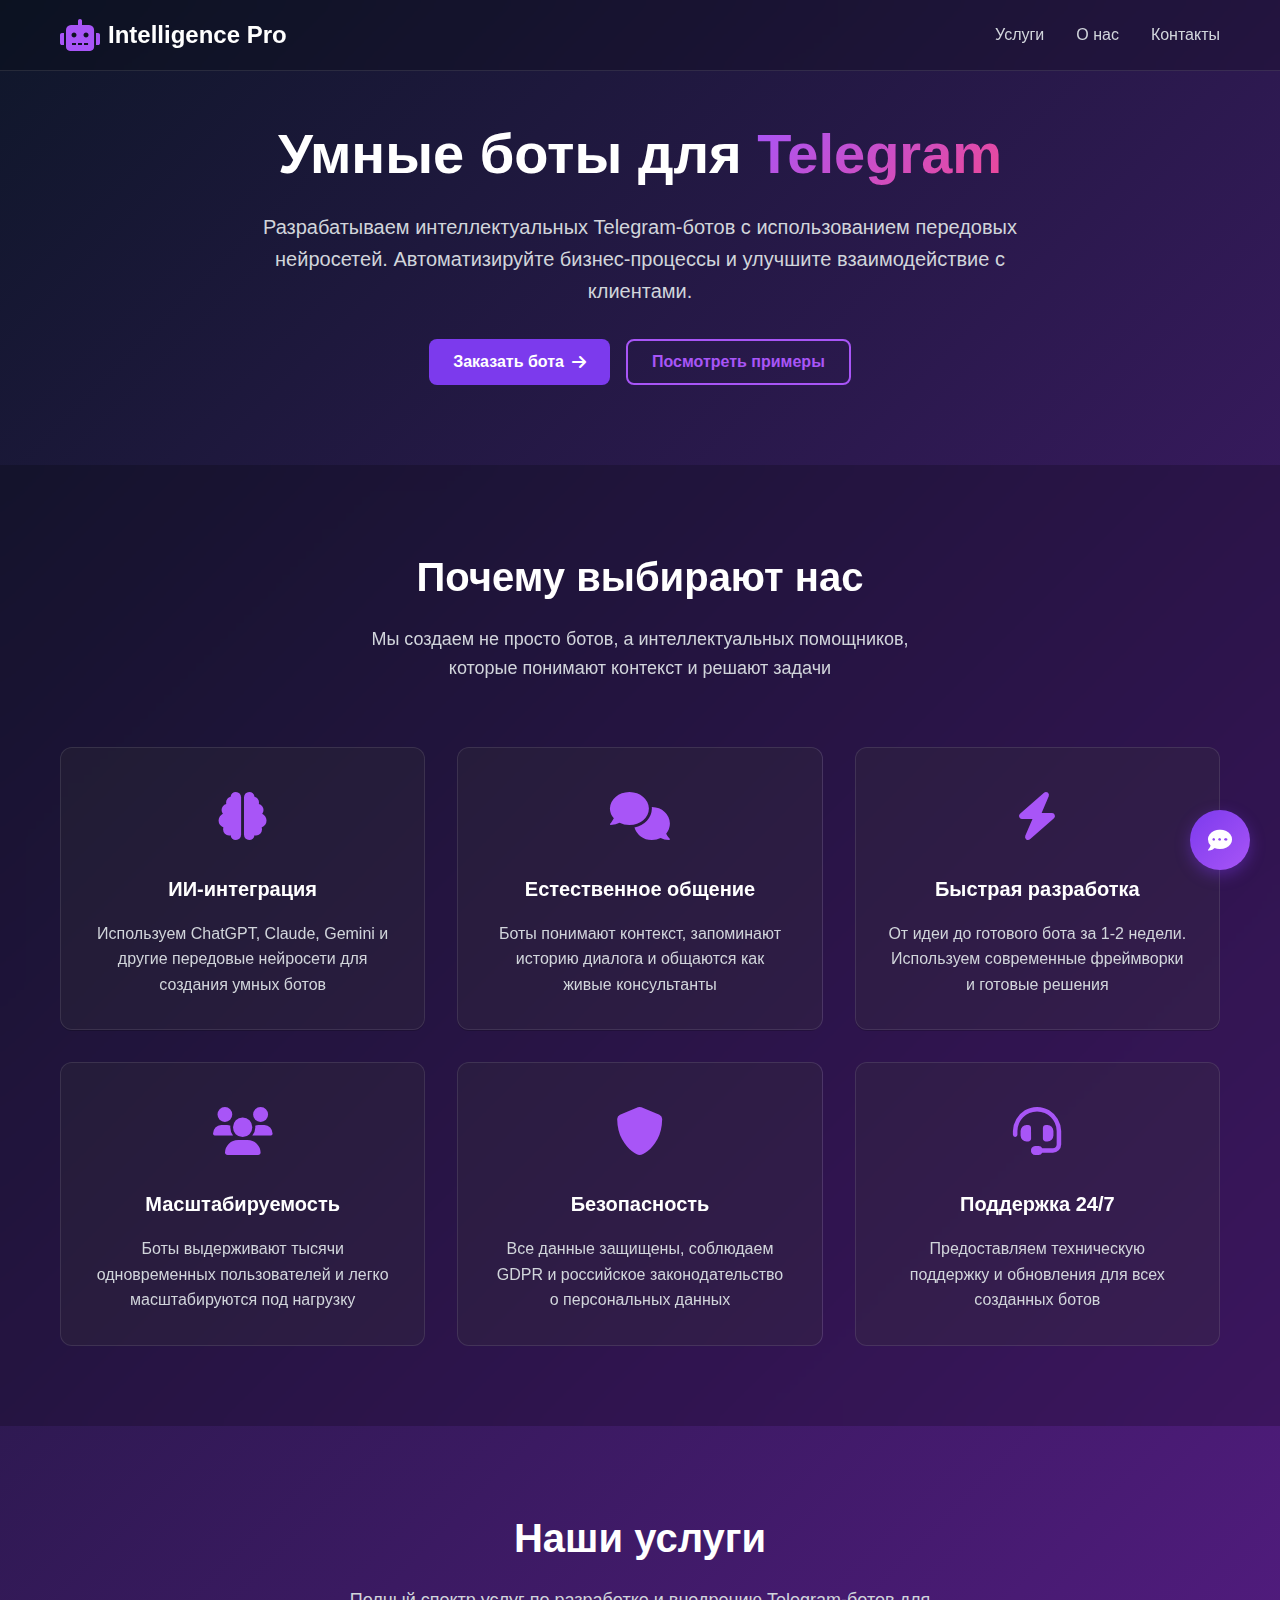
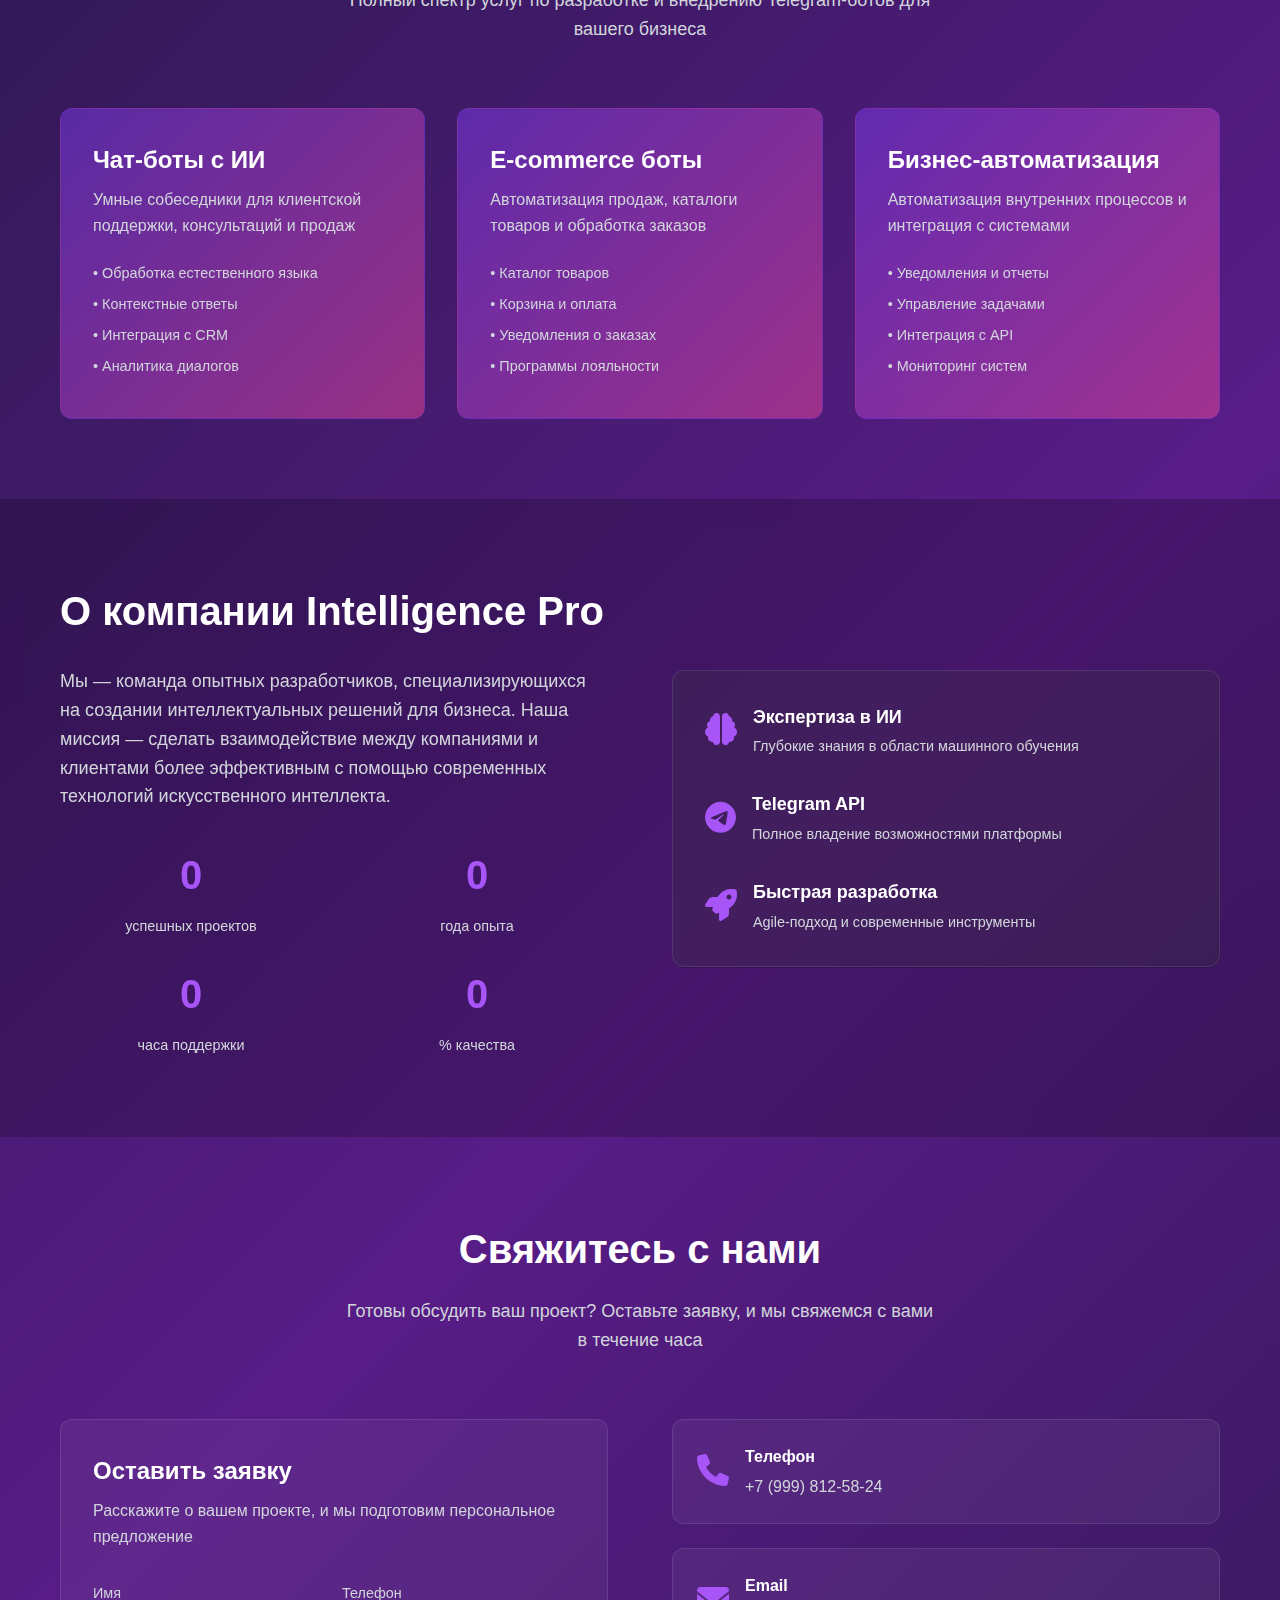
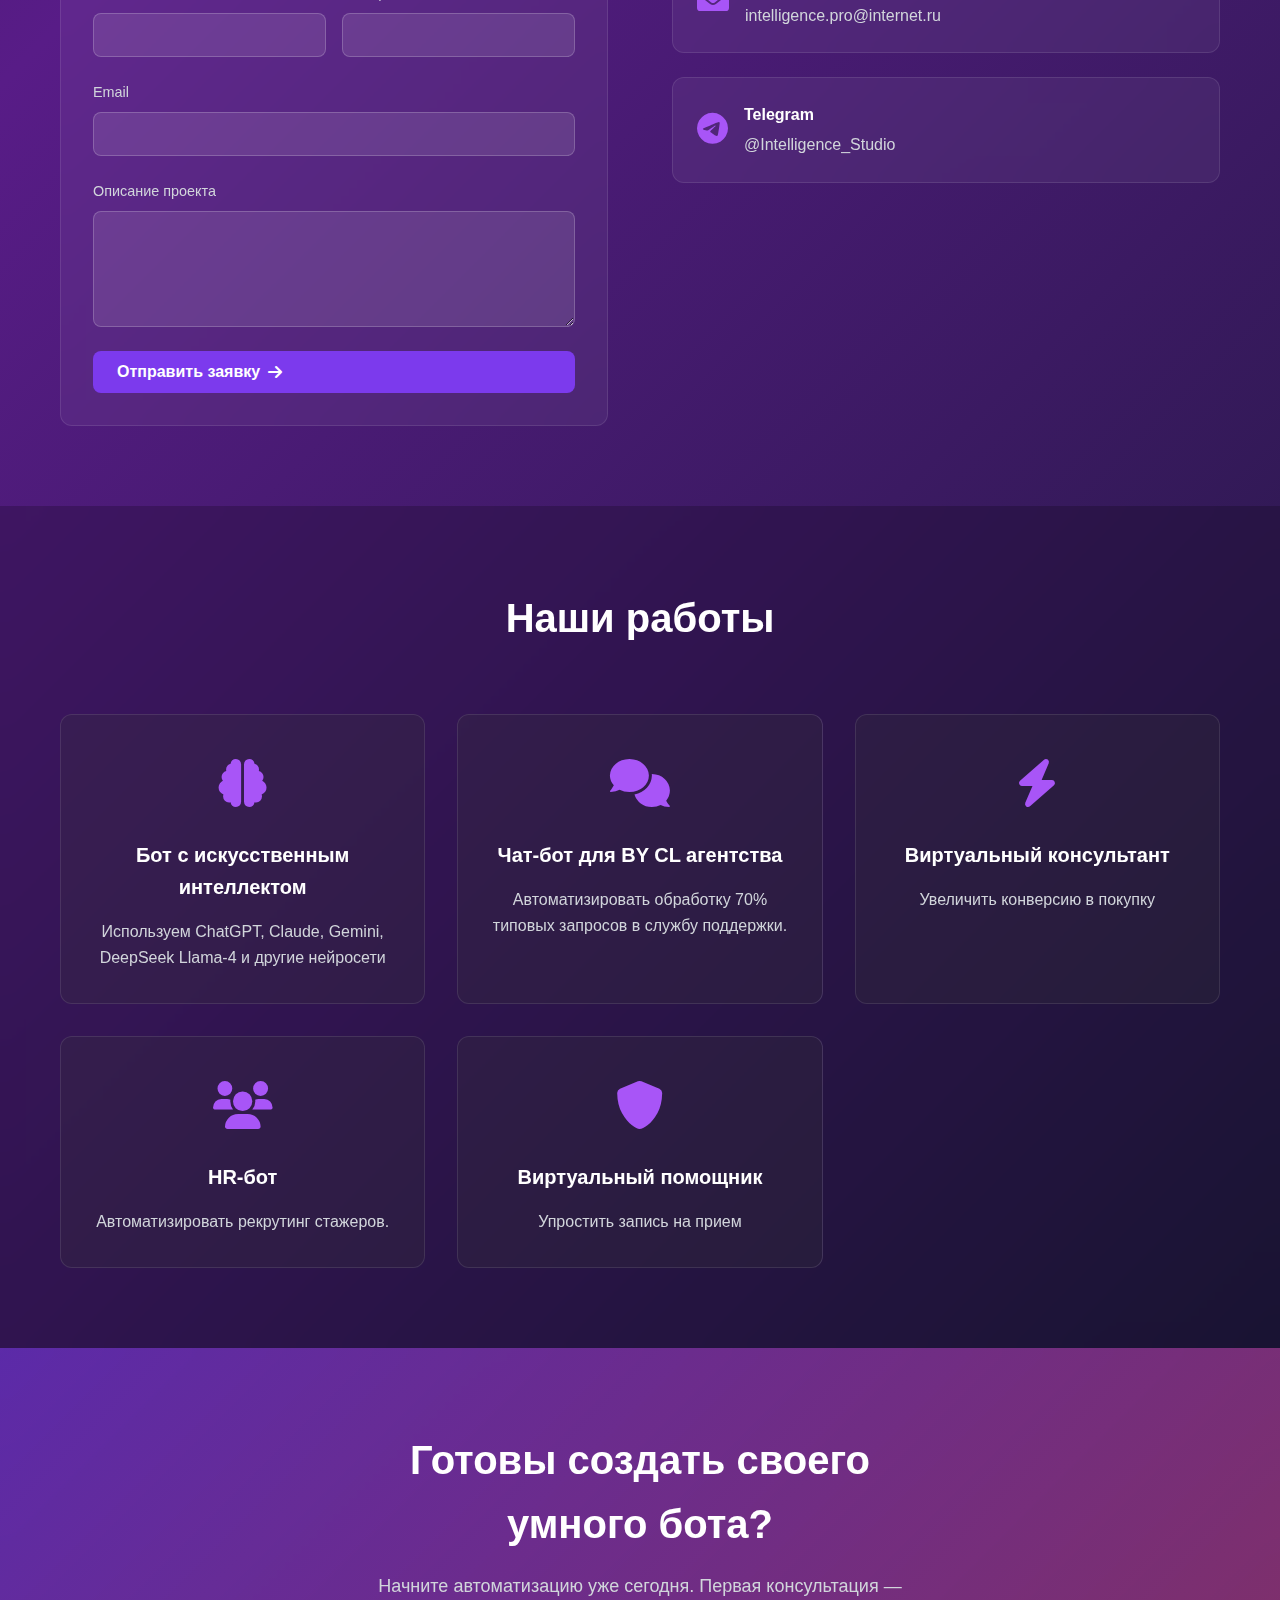
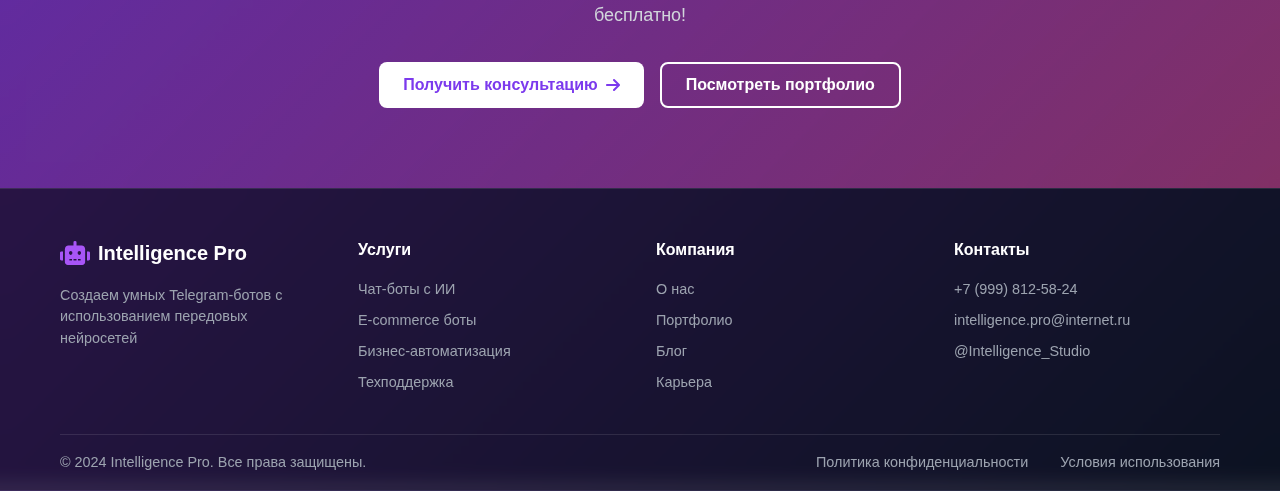
<file: index.html>
<!DOCTYPE html>
<html lang="ru">
<head>
    <meta charset="UTF-8">
    <meta name="viewport" content="width=device-width, initial-scale=1.0">
    <title>Intelligence Pro - Разработка Telegram-ботов с ИИ</title>
    <link href="https://cdnjs.cloudflare.com/ajax/libs/font-awesome/6.0.0/css/all.min.css" rel="stylesheet">
    <style>
        /* Reset and Base Styles */
        * {
            margin: 0;
            padding: 0;
            box-sizing: border-box;
        }

        body {
            font-family: "Segoe UI", Tahoma, Geneva, Verdana, sans-serif;
            line-height: 1.6;
            color: #ffffff;
            background: linear-gradient(135deg, #0f172a 0%, #581c87 50%, #0f172a 100%);
            min-height: 100vh;
        }

        .container {
            max-width: 1200px;
            margin: 0 auto;
            padding: 0 20px;
        }

        /* Header */
        .header {
            position: fixed;
            top: 0;
            width: 100%;
            background: rgba(0, 0, 0, 0.2);
            backdrop-filter: blur(10px);
            border-bottom: 1px solid rgba(255, 255, 255, 0.1);
            z-index: 1000;
            transition: all 0.3s ease;
        }

        .nav {
            display: flex;
            justify-content: space-between;
            align-items: center;
            padding: 1rem 0;
        }

        .logo {
            display: flex;
            align-items: center;
            gap: 0.5rem;
            font-size: 1.5rem;
            font-weight: bold;
            color: #ffffff;
        }

        .logo i {
            color: #a855f7;
            font-size: 2rem;
        }

        .nav-menu {
            display: flex;
            gap: 2rem;
        }

        .nav-link {
            color: #d1d5db;
            text-decoration: none;
            font-weight: 500;
            transition: color 0.3s ease;
        }

        .nav-link:hover {
            color: #ffffff;
        }

        .hamburger {
            display: none;
            flex-direction: column;
            cursor: pointer;
        }

        .hamburger span {
            width: 25px;
            height: 3px;
            background: #ffffff;
            margin: 3px 0;
            transition: 0.3s;
        }

        /* Hero Section */
        .hero {
            padding: 120px 0 80px;
            text-align: center;
        }

        .hero-content {
            max-width: 800px;
            margin: 0 auto;
        }

        .hero-title {
            font-size: 3.5rem;
            font-weight: bold;
            margin-bottom: 1.5rem;
            line-height: 1.2;
        }

        .gradient-text {
            background: linear-gradient(135deg, #a855f7, #ec4899);
            -webkit-background-clip: text;
            -webkit-text-fill-color: transparent;
            background-clip: text;
        }

        .hero-description {
            font-size: 1.25rem;
            color: #d1d5db;
            margin-bottom: 2rem;
            line-height: 1.6;
        }

        .hero-buttons {
            display: flex;
            gap: 1rem;
            justify-content: center;
            flex-wrap: wrap;
        }

        /* Buttons */
        .btn {
            padding: 12px 24px;
            border: none;
            border-radius: 8px;
            font-size: 1rem;
            font-weight: 600;
            cursor: pointer;
            transition: all 0.3s ease;
            display: inline-flex;
            align-items: center;
            gap: 0.5rem;
            text-decoration: none;
        }

        .btn-primary {
            background: #7c3aed;
            color: white;
        }

        .btn-primary:hover {
            background: #6d28d9;
            transform: translateY(-2px);
        }

        .btn-secondary {
            background: transparent;
            color: #a855f7;
            border: 2px solid #a855f7;
        }

        .btn-secondary:hover {
            background: #a855f7;
            color: white;
        }

        .btn-light {
            background: white;
            color: #7c3aed;
        }

        .btn-light:hover {
            background: #f3f4f6;
        }

        .btn-outline-light {
            background: transparent;
            color: white;
            border: 2px solid white;
        }

        .btn-outline-light:hover {
            background: white;
            color: #7c3aed;
        }

        /* Sections */
        .section-header {
            text-align: center;
            margin-bottom: 4rem;
        }

        .section-header h2 {
            font-size: 2.5rem;
            font-weight: bold;
            margin-bottom: 1rem;
        }

        .section-header p {
            font-size: 1.125rem;
            color: #d1d5db;
            max-width: 600px;
            margin: 0 auto;
        }

        /* Features Section */
        .features {
            padding: 80px 0;
            background: rgba(0, 0, 0, 0.2);
            backdrop-filter: blur(10px);
        }

        .features-grid {
            display: grid;
            grid-template-columns: repeat(auto-fit, minmax(300px, 1fr));
            gap: 2rem;
        }

        .feature-card {
            background: rgba(255, 255, 255, 0.05);
            border: 1px solid rgba(255, 255, 255, 0.1);
            border-radius: 12px;
            padding: 2rem;
            text-align: center;
            backdrop-filter: blur(10px);
            transition: transform 0.3s ease;
        }

        .feature-card:hover {
            transform: translateY(-5px);
        }

        .feature-icon {
            font-size: 3rem;
            color: #a855f7;
            margin-bottom: 1rem;
        }

        .feature-card h3 {
            font-size: 1.25rem;
            font-weight: bold;
            margin-bottom: 1rem;
        }

        .feature-card p {
            color: #d1d5db;
            line-height: 1.6;
        }

        /* Services Section */
        .services {
            padding: 80px 0;
        }

        .services-grid {
            display: grid;
            grid-template-columns: repeat(auto-fit, minmax(350px, 1fr));
            gap: 2rem;
        }

        .service-card {
            background: linear-gradient(135deg, rgba(124, 58, 237, 0.5), rgba(236, 72, 153, 0.5));
            border: 1px solid rgba(124, 58, 237, 0.2);
            border-radius: 12px;
            padding: 2rem;
            backdrop-filter: blur(10px);
        }

        .service-header h3 {
            font-size: 1.5rem;
            font-weight: bold;
            margin-bottom: 0.5rem;
        }

        .service-header p {
            color: #d1d5db;
            margin-bottom: 1.5rem;
        }

        .service-features {
            list-style: none;
        }

        .service-features li {
            color: #d1d5db;
            margin-bottom: 0.5rem;
            font-size: 0.9rem;
        }

        /* About Section */
        .about {
            padding: 80px 0;
            background: rgba(0, 0, 0, 0.2);
            backdrop-filter: blur(10px);
        }

        .about-content {
            display: grid;
            grid-template-columns: 1fr 1fr;
            gap: 4rem;
            align-items: center;
        }

        .about-text h2 {
            font-size: 2.5rem;
            font-weight: bold;
            margin-bottom: 1.5rem;
        }

        .about-text p {
            color: #d1d5db;
            font-size: 1.125rem;
            line-height: 1.6;
            margin-bottom: 2rem;
        }

        .stats-grid {
            display: grid;
            grid-template-columns: repeat(2, 1fr);
            gap: 1.5rem;
        }

        .stat-item {
            text-align: center;
        }

        .stat-number {
            font-size: 2.5rem;
            font-weight: bold;
            color: #a855f7;
            margin-bottom: 0.5rem;
        }

        .stat-label {
            color: #d1d5db;
            font-size: 0.9rem;
        }

        .about-features {
            background: rgba(255, 255, 255, 0.05);
            border: 1px solid rgba(255, 255, 255, 0.1);
            border-radius: 12px;
            padding: 2rem;
            backdrop-filter: blur(10px);
        }

        .about-feature {
            display: flex;
            align-items: center;
            gap: 1rem;
            margin-bottom: 2rem;
        }

        .about-feature:last-child {
            margin-bottom: 0;
        }

        .about-feature .feature-icon {
            font-size: 2rem;
            color: #a855f7;
            margin-bottom: 0;
        }

        .feature-content h4 {
            font-size: 1.125rem;
            font-weight: bold;
            margin-bottom: 0.25rem;
        }

        .feature-content p {
            color: #d1d5db;
            font-size: 0.9rem;
            margin: 0;
        }

        /* Contact Section */
        .contact {
            padding: 80px 0;
        }

        .contact-content {
            display: grid;
            grid-template-columns: 1fr 1fr;
            gap: 4rem;
        }

        .contact-form-container {
            background: rgba(255, 255, 255, 0.05);
            border: 1px solid rgba(255, 255, 255, 0.1);
            border-radius: 12px;
            padding: 2rem;
            backdrop-filter: blur(10px);
        }

        .contact-form-container h3 {
            font-size: 1.5rem;
            font-weight: bold;
            margin-bottom: 0.5rem;
        }

        .contact-form-container p {
            color: #d1d5db;
            margin-bottom: 2rem;
        }

        .contact-form {
            display: flex;
            flex-direction: column;
            gap: 1.5rem;
        }

        .form-row {
            display: grid;
            grid-template-columns: 1fr 1fr;
            gap: 1rem;
        }

        .form-group {
            display: flex;
            flex-direction: column;
            gap: 0.5rem;
        }

        .form-group label {
            color: #d1d5db;
            font-weight: 500;
            font-size: 0.9rem;
        }

        .form-group input,
        .form-group textarea {
            background: rgba(255, 255, 255, 0.1);
            border: 1px solid rgba(255, 255, 255, 0.2);
            border-radius: 8px;
            padding: 12px;
            color: white;
            font-size: 1rem;
        }

        .form-group input::placeholder,
        .form-group textarea::placeholder {
            color: #9ca3af;
        }

        .form-group input:focus,
        .form-group textarea:focus {
            outline: none;
            border-color: #a855f7;
        }

        .contact-info {
            display: flex;
            flex-direction: column;
            gap: 1.5rem;
        }

        .contact-item {
            background: rgba(255, 255, 255, 0.05);
            border: 1px solid rgba(255, 255, 255, 0.1);
            border-radius: 12px;
            padding: 1.5rem;
            display: flex;
            align-items: center;
            gap: 1rem;
            backdrop-filter: blur(10px);
        }

        .contact-icon {
            font-size: 2rem;
            color: #a855f7;
        }

        .contact-details h4 {
            font-weight: bold;
            margin-bottom: 0.25rem;
        }

        .contact-details p {
            color: #d1d5db;
            margin: 0;
        }

        /* CTA Section */
        .cta {
            padding: 80px 0;
            background: linear-gradient(135deg, rgba(124, 58, 237, 0.5), rgba(236, 72, 153, 0.5));
            backdrop-filter: blur(10px);
            text-align: center;
        }

        .cta-content {
            max-width: 600px;
            margin: 0 auto;
        }

        .cta h2 {
            font-size: 2.5rem;
            font-weight: bold;
            margin-bottom: 1rem;
        }

        .cta p {
            font-size: 1.125rem;
            color: #d1d5db;
            margin-bottom: 2rem;
        }

        .cta-buttons {
            display: flex;
            gap: 1rem;
            justify-content: center;
            flex-wrap: wrap;
        }

        /* Footer */
        .footer {
            background: rgba(0, 0, 0, 0.2);
            backdrop-filter: blur(10px);
            border-top: 1px solid rgba(255, 255, 255, 0.1);
            padding: 3rem 0 1rem;
        }

        .footer-content {
            display: grid;
            grid-template-columns: repeat(auto-fit, minmax(250px, 1fr));
            gap: 2rem;
            margin-bottom: 2rem;
        }

        .footer-section h4 {
            font-weight: bold;
            margin-bottom: 1rem;
        }

        .footer-section ul {
            list-style: none;
        }

        .footer-section ul li {
            color: #9ca3af;
            margin-bottom: 0.5rem;
            font-size: 0.9rem;
        }

        .footer-logo {
            display: flex;
            align-items: center;
            gap: 0.5rem;
            font-size: 1.25rem;
            font-weight: bold;
            margin-bottom: 1rem;
        }

        .footer-logo i {
            color: #a855f7;
            font-size: 1.5rem;
        }

        .footer-section p {
            color: #9ca3af;
            font-size: 0.9rem;
            line-height: 1.5;
        }

        .footer-bottom {
            border-top: 1px solid rgba(255, 255, 255, 0.1);
            padding-top: 1rem;
            display: flex;
            justify-content: space-between;
            align-items: center;
            flex-wrap: wrap;
            gap: 1rem;
        }

        .footer-bottom p {
            color: #9ca3af;
            font-size: 0.9rem;
            margin: 0;
        }

        .footer-links {
            display: flex;
            gap: 2rem;
        }

        .footer-links a {
            color: #9ca3af;
            text-decoration: none;
            font-size: 0.9rem;
            transition: color 0.3s ease;
        }

        .footer-links a:hover {
            color: #ffffff;
        }

        /* Modal */
        .modal {
            display: none;
            position: fixed;
            z-index: 2000;
            left: 0;
            top: 0;
            width: 100%;
            height: 100%;
            background-color: rgba(0, 0, 0, 0.5);
            backdrop-filter: blur(5px);
        }

        .modal-content {
            background: linear-gradient(135deg, #1e293b, #581c87);
            margin: 15% auto;
            padding: 2rem;
            border-radius: 12px;
            width: 90%;
            max-width: 500px;
            text-align: center;
            border: 1px solid rgba(255, 255, 255, 0.1);
        }

        .modal-header {
            margin-bottom: 1.5rem;
        }

        .modal-header i {
            font-size: 3rem;
            color: #10b981;
            margin-bottom: 1rem;
        }

        .modal-header h3 {
            font-size: 1.5rem;
            font-weight: bold;
            margin-bottom: 0;
        }

        .modal-content p {
            color: #d1d5db;
            margin-bottom: 2rem;
            line-height: 1.6;
        }

        /* Loading Overlay */
        .loading-overlay {
            display: none;
            position: fixed;
            z-index: 2000;
            left: 0;
            top: 0;
            width: 100%;
            height: 100%;
            background-color: rgba(0, 0, 0, 0.8);
            backdrop-filter: blur(5px);
            justify-content: center;
            align-items: center;
            flex-direction: column;
        }

        .loading-spinner {
            border: 4px solid rgba(255, 255, 255, 0.3);
            border-radius: 50%;
            border-top: 4px solid #a855f7;
            width: 50px;
            height: 50px;
            animation: spin 1s linear infinite;
            margin-bottom: 1rem;
        }

        @keyframes spin {
            0% {
                transform: rotate(0deg);
            }
            100% {
                transform: rotate(360deg);
            }
        }

        .loading-overlay p {
            color: #ffffff;
            font-size: 1.125rem;
        }

        /* Animations */
        @keyframes fadeInUp {
            from {
                opacity: 0;
                transform: translateY(30px);
            }
            to {
                opacity: 1;
                transform: translateY(0);
            }
        }

        .fade-in-up {
            animation: fadeInUp 0.6s ease-out;
        }

        /* Responsive Design */
        @media (max-width: 768px) {
            .hamburger {
                display: flex;
            }

            .nav-menu {
                display: none;
                position: absolute;
                top: 100%;
                left: 0;
                width: 100%;
                background: rgba(0, 0, 0, 0.9);
                flex-direction: column;
                padding: 1rem;
                gap: 1rem;
            }

            .nav-menu.active {
                display: flex;
            }

            .hero-title {
                font-size: 2.5rem;
            }

            .hero-buttons {
                flex-direction: column;
                align-items: center;
            }

            .features-grid {
                grid-template-columns: 1fr;
            }

            .services-grid {
                grid-template-columns: 1fr;
            }

            .about-content {
                grid-template-columns: 1fr;
                gap: 2rem;
            }

            .contact-content {
                grid-template-columns: 1fr;
                gap: 2rem;
            }

            .form-row {
                grid-template-columns: 1fr;
            }

            .stats-grid {
                grid-template-columns: repeat(2, 1fr);
                gap: 1rem;
            }

            .cta-buttons {
                flex-direction: column;
                align-items: center;
            }

            .footer-bottom {
                flex-direction: column;
                text-align: center;
            }

            .footer-links {
                justify-content: center;
            }
        }

        @media (max-width: 480px) {
            .hero-title {
                font-size: 2rem;
            }

            .section-header h2 {
                font-size: 2rem;
            }

            .about-text h2 {
                font-size: 2rem;
            }

            .cta h2 {
                font-size: 2rem;
            }

            .stats-grid {
                grid-template-columns: 1fr;
            }
        }

        /* Chat Widget Styles */
        .chat-widget {
            position: fixed;
            bottom: 30px;
            right: 30px;
            z-index: 999;
        }

        .chat-button {
            width: 60px;
            height: 60px;
            background: linear-gradient(135deg, #7c3aed, #a855f7);
            border-radius: 50%;
            display: flex;
            align-items: center;
            justify-content: center;
            color: white;
            font-size: 24px;
            cursor: pointer;
            box-shadow: 0 5px 15px rgba(124, 58, 237, 0.4);
            transition: all 0.3s ease;
        }

        .chat-button:hover {
            transform: scale(1.1);
        }

        .chat-container {
            display: none;
            width: 350px;
            height: 500px;
            background: #1e293b;
            border-radius: 12px;
            overflow: hidden;
            box-shadow: 0 10px 25px rgba(0, 0, 0, 0.3);
            flex-direction: column;
            position: absolute;
            bottom: 80px;
            right: 0;
            border: 1px solid rgba(255, 255, 255, 0.1);
        }

        .chat-container.active {
            display: flex;
            animation: fadeInUp 0.3s ease-out;
        }

        .chat-header {
            padding: 15px 20px;
            background: #0f172a;
            color: white;
            display: flex;
            justify-content: space-between;
            align-items: center;
            border-bottom: 1px solid #334155;
        }

        .chat-header h3 {
            margin: 0;
            font-size: 18px;
            display: flex;
            align-items: center;
            gap: 10px;
        }

        .chat-header h3 i {
            color: #a855f7;
        }

        .close-chat {
            background: none;
            border: none;
            color: #d1d5db;
            font-size: 20px;
            cursor: pointer;
            transition: color 0.2s;
        }

        .close-chat:hover {
            color: white;
        }

        .chat-messages {
            flex: 1;
            padding: 20px;
            overflow-y: auto;
            display: flex;
            flex-direction: column;
            gap: 15px;
            background: rgba(15, 23, 42, 0.7);
        }

        .message {
            max-width: 80%;
            padding: 12px 16px;
            border-radius: 12px;
            line-height: 1.4;
            animation: fadeIn 0.3s ease;
            position: relative;
        }

        .bot-message {
            align-self: flex-start;
            background: #334155;
            color: white;
            border-bottom-left-radius: 4px;
        }

        .user-message {
            align-self: flex-end;
            background: linear-gradient(135deg, #7c3aed, #6d28d9);
            color: white;
            border-bottom-right-radius: 4px;
        }

        .chat-input-container {
            padding: 15px;
            background: #0f172a;
            border-top: 1px solid #334155;
            display: flex;
            gap: 10px;
        }

        .chat-input {
            flex: 1;
            padding: 12px 15px;
            background: #334155;
            border: 1px solid #475569;
            border-radius: 8px;
            color: white;
            font-size: 14px;
            outline: none;
            transition: border-color 0.2s;
        }

        .chat-input:focus {
            border-color: #7c3aed;
        }

        .send-button {
            padding: 0 20px;
            background: #7c3aed;
            color: white;
            border: none;
            border-radius: 8px;
            cursor: pointer;
            transition: background 0.2s;
            display: flex;
            align-items: center;
            justify-content: center;
        }

        .send-button:hover {
            background: #6d28d9;
        }

        .typing-indicator {
            display: inline-flex;
            align-items: center;
            gap: 5px;
            color: #94a3b8;
            font-style: italic;
        }

        .typing-dot {
            width: 8px;
            height: 8px;
            background: #94a3b8;
            border-radius: 50%;
            animation: typing 1.4s infinite ease-in-out;
        }

        .typing-dot:nth-child(1) { animation-delay: 0s; }
        .typing-dot:nth-child(2) { animation-delay: 0.2s; }
        .typing-dot:nth-child(3) { animation-delay: 0.4s; }

        @keyframes typing {
            0%, 60%, 100% { transform: translateY(0); }
            30% { transform: translateY(-5px); }
        }

        @keyframes fadeIn {
            from { opacity: 0; transform: translateY(10px); }
            to { opacity: 1; transform: translateY(0); }
        }

        /* Subscription for chat */
        .chat-subscription {
            padding: 20px;
            text-align: center;
            background: rgba(15, 23, 42, 0.9);
            border-radius: 12px;
            margin: 20px;
            border: 1px solid rgba(255, 255, 255, 0.1);
        }

        .chat-subscription h4 {
            margin-bottom: 10px;
            color: white;
        }

        .chat-subscription p {
            color: #d1d5db;
            margin-bottom: 15px;
            font-size: 14px;
        }

        .chat-subscription-buttons {
            display: flex;
            gap: 10px;
            justify-content: center;
        }

        .chat-subscription-btn {
            padding: 8px 16px;
            border-radius: 6px;
            font-size: 14px;
            font-weight: 500;
            cursor: pointer;
            transition: all 0.2s;
        }

        .chat-subscription-btn-primary {
            background: #7c3aed;
            color: white;
            border: none;
        }

        .chat-subscription-btn-primary:hover {
            background: #6d28d9;
        }

        .chat-subscription-btn-secondary {
            background: transparent;
            color: #a855f7;
            border: 1px solid #a855f7;
        }

        .chat-subscription-btn-secondary:hover {
            background: rgba(168, 85, 247, 0.1);
        }

        /* Responsive for chat */
        @media (max-width: 480px) {
            .chat-widget {
                bottom: 20px;
                right: 20px;
            }
            
            .chat-container {
                width: calc(100vw - 40px);
                height: 70vh;
                right: 20px;
            }
            
            .chat-button {
                width: 50px;
                height: 50px;
                font-size: 20px;
            }
        }
    </style>
</head>
<body>
    <!-- Header -->
    <header class="header">
        <div class="container">
            <div class="nav">
                <div class="logo">
                    <i class="fas fa-robot"></i>
                    <span>Intelligence Pro</span>
                </div>
                <nav class="nav-menu" id="navMenu">
                    <a href="#services" class="nav-link">Услуги</a>
                    <a href="#about" class="nav-link">О нас</a>
                    <a href="#contact" class="nav-link">Контакты</a>
                </nav>
                <div class="hamburger" id="hamburger">
                    <span></span>
                    <span></span>
                    <span></span>
                </div>
            </div>
        </div>
    </header>

    <main>
        <!-- Hero Section -->
        <section class="hero">
            <div class="container">
                <div class="hero-content">
                    <h1 class="hero-title">
                        Умные боты для <span class="gradient-text">Telegram</span>
                    </h1>
                    <p class="hero-description">
                        Разрабатываем интеллектуальных Telegram-ботов с использованием передовых нейросетей. 
                        Автоматизируйте бизнес-процессы и улучшите взаимодействие с клиентами.
                    </p>
                    <div class="hero-buttons">
                        <button class="btn btn-primary" onclick="scrollToContact()">
                            Заказать бота
                            <i class="fas fa-arrow-right"></i>
                        </button>
                        <button class="btn btn-secondary" onclick="showExamples()">
                            Посмотреть примеры
                        </button>
                    </div>
                </div>
            </div>
        </section>

        <!-- Features Section -->
        <section class="features">
            <div class="container">
                <div class="section-header">
                    <h2>Почему выбирают нас</h2>
                    <p>Мы создаем не просто ботов, а интеллектуальных помощников, которые понимают контекст и решают задачи</p>
                </div>
                <div class="features-grid">
                    <div class="feature-card" data-aos="fade-up">
                        <div class="feature-icon">
                            <i class="fas fa-brain"></i>
                        </div>
                        <h3>ИИ-интеграция</h3>
                        <p>Используем ChatGPT, Claude, Gemini и другие передовые нейросети для создания умных ботов</p>
                    </div>
                    <div class="feature-card" data-aos="fade-up" data-aos-delay="100">
                        <div class="feature-icon">
                            <i class="fas fa-comments"></i>
                        </div>
                        <h3>Естественное общение</h3>
                        <p>Боты понимают контекст, запоминают историю диалога и общаются как живые консультанты</p>
                    </div>
                    <div class="feature-card" data-aos="fade-up" data-aos-delay="200">
                        <div class="feature-icon">
                            <i class="fas fa-bolt"></i>
                        </div>
                        <h3>Быстрая разработка</h3>
                        <p>От идеи до готового бота за 1-2 недели. Используем современные фреймворки и готовые решения</p>
                    </div>
                    <div class="feature-card" data-aos="fade-up" data-aos-delay="300">
                        <div class="feature-icon">
                            <i class="fas fa-users"></i>
                        </div>
                        <h3>Масштабируемость</h3>
                        <p>Боты выдерживают тысячи одновременных пользователей и легко масштабируются под нагрузку</p>
                    </div>
                    <div class="feature-card" data-aos="fade-up" data-aos-delay="400">
                        <div class="feature-icon">
                            <i class="fas fa-shield-alt"></i>
                        </div>
                        <h3>Безопасность</h3>
                        <p>Все данные защищены, соблюдаем GDPR и российское законодательство о персональных данных</p>
                    </div>
                    <div class="feature-card" data-aos="fade-up" data-aos-delay="500">
                        <div class="feature-icon">
                            <i class="fas fa-headset"></i>
                        </div>
                        <h3>Поддержка 24/7</h3>
                        <p>Предоставляем техническую поддержку и обновления для всех созданных ботов</p>
                    </div>
                </div>
            </div>
        </section>

        <!-- Services Section -->
        <section id="services" class="services">
            <div class="container">
                <div class="section-header">
                    <h2>Наши услуги</h2>
                    <p>Полный спектр услуг по разработке и внедрению Telegram-ботов для вашего бизнеса</p>
                </div>
                <div class="services-grid">
                    <div class="service-card">
                        <div class="service-header">
                            <h3>Чат-боты с ИИ</h3>
                            <p>Умные собеседники для клиентской поддержки, консультаций и продаж</p>
                        </div>
                        <ul class="service-features">
                            <li>• Обработка естественного языка</li>
                            <li>• Контекстные ответы</li>
                            <li>• Интеграция с CRM</li>
                            <li>• Аналитика диалогов</li>
                        </ul>
                    </div>
                    <div class="service-card">
                        <div class="service-header">
                            <h3>E-commerce боты</h3>
                            <p>Автоматизация продаж, каталоги товаров и обработка заказов</p>
                        </div>
                        <ul class="service-features">
                            <li>• Каталог товаров</li>
                            <li>• Корзина и оплата</li>
                            <li>• Уведомления о заказах</li>
                            <li>• Программы лояльности</li>
                        </ul>
                    </div>
                    <div class="service-card">
                        <div class="service-header">
                            <h3>Бизнес-автоматизация</h3>
                            <p>Автоматизация внутренних процессов и интеграция с системами</p>
                        </div>
                        <ul class="service-features">
                            <li>• Уведомления и отчеты</li>
                            <li>• Управление задачами</li>
                            <li>• Интеграция с API</li>
                            <li>• Мониторинг систем</li>
                        </ul>
                    </div>
                </div>
            </div>
        </section>

        <!-- About Section -->
        <section id="about" class="about">
            <div class="container">
                <div class="about-content">
                    <div class="about-text">
                        <h2>О компании Intelligence Pro</h2>
                        <p>
                            Мы — команда опытных разработчиков, специализирующихся на создании интеллектуальных решений для бизнеса. 
                            Наша миссия — сделать взаимодействие между компаниями и клиентами более эффективным с помощью современных 
                            технологий искусственного интеллекта.
                        </p>
                        <div class="stats-grid">
                            <div class="stat-item">
                                <div class="stat-number" data-target="50">0</div>
                                <div class="stat-label">успешных проектов</div>
                            </div>
                            <div class="stat-item">
                                <div class="stat-number" data-target="3">0</div>
                                <div class="stat-label">года опыта</div>
                            </div>
                            <div class="stat-item">
                                <div class="stat-number" data-target="24">0</div>
                                <div class="stat-label">часа поддержки</div>
                            </div>
                            <div class="stat-item">
                                <div class="stat-number" data-target="100">0</div>
                                <div class="stat-label">% качества</div>
                            </div>
                        </div>
                    </div>
                    <div class="about-features">
                        <div class="about-feature">
                            <div class="feature-icon">
                                <i class="fas fa-brain"></i>
                            </div>
                            <div class="feature-content">
                                <h4>Экспертиза в ИИ</h4>
                                <p>Глубокие знания в области машинного обучения</p>
                            </div>
                        </div>
                        <div class="about-feature">
                            <div class="feature-icon">
                                <i class="fab fa-telegram"></i>
                            </div>
                            <div class="feature-content">
                                <h4>Telegram API</h4>
                                <p>Полное владение возможностями платформы</p>
                            </div>
                        </div>
                        <div class="about-feature">
                            <div class="feature-icon">
                                <i class="fas fa-rocket"></i>
                            </div>
                            <div class="feature-content">
                                <h4>Быстрая разработка</h4>
                                <p>Agile-подход и современные инструменты</p>
                            </div>
                        </div>
                    </div>
                </div>
            </div>
        </section>

        <!-- Contact Section -->
        <section id="contact" class="contact">
            <div class="container">
                <div class="section-header">
                    <h2>Свяжитесь с нами</h2>
                    <p>Готовы обсудить ваш проект? Оставьте заявку, и мы свяжемся с вами в течение часа</p>
                </div>
                <div class="contact-content">
                    <div class="contact-form-container">
                        <h3>Оставить заявку</h3>
                        <p>Расскажите о вашем проекте, и мы подготовим персональное предложение</p>
                        <form id="contactForm" class="contact-form">
                            <div class="form-row">
                                <div class="form-group">
                                    <label for="name">Имя</label>
                                    <input type="text" id="name" name="name" required>
                                </div>
                                <div class="form-group">
                                    <label for="phone">Телефон</label>
                                    <input type="tel" id="phone" name="phone" required>
                                </div>
                            </div>
                            <div class="form-group">
                                <label for="email">Email</label>
                                <input type="email" id="email" name="email" required>
                            </div>
                            <div class="form-group">
                                <label for="message">Описание проекта</label>
                                <textarea id="message" name="message" rows="5" required></textarea>
                            </div>
                            <button type="submit" class="btn btn-primary" >
                                Отправить заявку
                                <i class="fas fa-arrow-right"></i>
                            </button>
                        </form>
                    </div>
                    <div class="contact-info">
                        <div class="contact-item">
                            <div class="contact-icon">
                                <i class="fas fa-phone"></i>
                            </div>
                            <div class="contact-details">
                                <h4>Телефон</h4>
                                <p>+7 (999) 812-58-24</p>
                            </div>
                        </div>
                        <div class="contact-item">
                            <div class="contact-icon">
                                <i class="fas fa-envelope"></i>
                            </div>
                            <div class="contact-details">
                                <h4>Email</h4>
                                <p>intelligence.pro@internet.ru</p>
                            </div>
                        </div>
                        <div class="contact-item">
                            <div class="contact-icon">
                                <i class="fab fa-telegram"></i>
                            </div>
                            <div class="contact-details">
                                <h4>Telegram</h4>
                                <p>@Intelligence_Studio</p>
                            </div>
                        </div>
                        </div>
                    </div>
                </div>
            </div>
        </section>

        <section class="features" id="Work">
            <div class="container">
                <div class="section-header">
                    <h2>Наши работы</h2>
                    <p></p>
                </div>
                <div class="features-grid">
                    <div class="feature-card" data-aos="fade-up">
                        <div class="feature-icon">
                            <i class="fas fa-brain"></i>
                        </div>
                        <h3>Бот с искусственным интеллектом</h3>
                        <p>Используем ChatGPT, Claude, Gemini, DeepSeek Llama-4 и другие нейросети</p>
                    </div>
                    <div class="feature-card" data-aos="fade-up" data-aos-delay="100">
                        <div class="feature-icon">
                            <i class="fas fa-comments"></i>
                        </div>
                        <h3>Чат-бот для BY CL агентства</h3>
                        <p>Автоматизировать обработку 70% типовых запросов в службу поддержки.</p>
                    </div>
                    <div class="feature-card" data-aos="fade-up" data-aos-delay="200">
                        <div class="feature-icon">
                            <i class="fas fa-bolt"></i>
                        </div>
                        <h3>Виртуальный консультант</h3>
                        <p>Увеличить конверсию в покупку</p>
                    </div>
                    <div class="feature-card" data-aos="fade-up" data-aos-delay="300">
                        <div class="feature-icon">
                            <i class="fas fa-users"></i>
                        </div>
                        <h3>HR-бот</h3>
                        <p>Автоматизировать рекрутинг стажеров.</p>
                    </div>
                    <div class="feature-card" data-aos="fade-up" data-aos-delay="400">
                        <div class="feature-icon">
                            <i class="fas fa-shield-alt"></i>
                        </div>
                        <h3>Виртуальный помощник</h3>
                        <p>Упростить запись на прием</p>
                    </div>
                </div>
            </div>
        </section>

        <!-- CTA Section -->
        <section class="cta">
            <div class="container">
                <div class="cta-content">
                    <h2>Готовы создать своего умного бота?</h2>
                    <p>Начните автоматизацию уже сегодня. Первая консультация — бесплатно!</p>
                    <div class="cta-buttons">
                        <button class="btn btn-light" onclick="scrollToContact()">
                            Получить консультацию
                            <i class="fas fa-arrow-right"></i>
                        </button>
                        <button class="btn btn-outline-light" onclick="showExamples()">
                            Посмотреть портфолио
                        </button>
                    </div>
                </div>
            </div>
        </section>
    </main>

    <!-- Footer -->
    <footer class="footer">
        <div class="container">
            <div class="footer-content">
                <div class="footer-section">
                    <div class="footer-logo">
                        <i class="fas fa-robot"></i>
                        <span>Intelligence Pro</span>
                    </div>
                    <p>Создаем умных Telegram-ботов с использованием передовых нейросетей</p>
                </div>
                <div class="footer-section">
                    <h4>Услуги</h4>
                    <ul>
                        <li>Чат-боты с ИИ</li>
                        <li>E-commerce боты</li>
                        <li>Бизнес-автоматизация</li>
                        <li>Техподдержка</li>
                    </ul>
                </div>
                <div class="footer-section">
                    <h4>Компания</h4>
                    <ul>
                        <li>О нас</li>
                        <li>Портфолио</li>
                        <li>Блог</li>
                        <li>Карьера</li>
                    </ul>
                </div>
                <div class="footer-section">
                    <h4>Контакты</h4>
                    <ul>
                        <li>+7 (999) 812-58-24</li>
                        <li>intelligence.pro@internet.ru</li>
                        <li>@Intelligence_Studio</li>
                    </ul>
                </div>
            </div>
            <div class="footer-bottom">
                <p>&copy; 2024 Intelligence Pro. Все права защищены.</p>
                <div class="footer-links">
                    <a href="#">Политика конфиденциальности</a>
                    <a href="#">Условия использования</a>
                </div>
            </div>
        </div>
    </footer>

    <!-- Loading Overlay -->
    <div id="loadingOverlay" class="loading-overlay">
        <div class="loading-spinner"></div>
        <p>Отправляем заявку...</p>
    </div>

    <!-- Success Modal -->
    <div id="successModal" class="modal">
        <div class="modal-content">
            <div class="modal-header">
                <i class="fas fa-check-circle"></i>
                <h3>Заявка отправлена!</h3>
            </div>
            <p>Спасибо за обращение! Мы свяжемся с вами в течение часа.</p>
            <button class="btn btn-primary" onclick="closeModal()">Закрыть</button>
        </div>
    </div>

    <!-- Chat Widget -->
    <div class="chat-widget">
        <div class="chat-container" id="chatContainer">
            <div class="chat-header">
                <h3><i class="fas fa-robot"></i> Чат с нейросетью</h3>
                <button class="close-chat" id="closeChat">&times;</button>
            </div>
            <div class="chat-messages" id="chatMessages">
                <div class="message bot-message">
                    Привет! Я ваш AI ассистент. Чем могу помочь?
                </div>
            </div>
            <div class="chat-input-container">
                <input type="text" class="chat-input" id="chatInput" placeholder="Напишите сообщение...">
                <button class="send-button" id="sendButton"><i class="fas fa-paper-plane"></i></button>
            </div>
        </div>
        <div class="chat-button" id="chatButton">
            <i class="fas fa-comment-dots"></i>
        </div>
    </div>

    <script>
        // Конфигурация API (в реальном проекте лучше получать это с сервера)
const API_KEY = "io-v2-eyJhbGciOiJSUzI1NiIsInR5cCI6IkpXVCJ9.eyJvd25lciI6Ijg2NTAyY2Q1LTJiYjEtNGUwOS05NDE4LTgyMGY3NmU0MDNiNiIsImV4cCI6NDkwNDk1NTk5NX0.ewq1ZHcwRYnq35nUA4nKBpBpUhBZQ-EMnxsm1zcD4hyl7TGWhd70ikdQGKnCmMsdOWunAgHFDX3878pLpT2QJw";
const API_URL = "https://api.intelligence.io.solutions/api/v1/chat/completions";
const BOT_TOKEN = '7582722127:AAEmyBwxXgY3jx5CB7_ye7F_3w-bwbFdFXw';
const CHAT_ID = '5964864548';

// Глобальные переменные
let messageHistory = [
    {
        role: "system",
        content: "Ты полезный ассистент компании Intelligence Pro, которая разрабатывает Telegram-ботов с искусственным интеллектом. Отвечай вежливо и профессионально."
    }
];

// Инициализация после загрузки DOM
document.addEventListener('DOMContentLoaded', function() {
    // Инициализация чата
    initChatWidget();
    
    // Инициализация формы
    initContactForm();
    
    // Инициализация мобильного меню
    initMobileMenu();
    
    // Анимация статистики
    initStatsAnimation();
    
    // Прокрутка к секциям
    initScrollToSections();
});

// Инициализация чат-виджета
function initChatWidget() {
    const chatButton = document.getElementById('chatButton');
    const chatContainer = document.getElementById('chatContainer');
    const closeChat = document.getElementById('closeChat');
    const chatMessages = document.getElementById('chatMessages');
    const chatInput = document.getElementById('chatInput');
    const sendButton = document.getElementById('sendButton');

    // Открытие/закрытие чата
    chatButton.addEventListener('click', function() {
        chatContainer.classList.toggle('active');
        if (chatContainer.classList.contains('active')) {
            chatInput.focus();
        }
    });

    closeChat.addEventListener('click', function() {
        chatContainer.classList.remove('active');
    });

    // Отправка сообщения
    function sendMessage() {
        const message = chatInput.value.trim();
        if (!message) return;
        
        addMessage(message, 'user');
        messageHistory.push({ role: "user", content: message });
        chatInput.value = '';
        
        const typingMessage = addTypingIndicator();
        
        // Запрос к API нейросети
        fetchAIResponse()
            .then(response => {
                typingMessage.remove();
                if (response) {
                    addMessage(response, 'bot');
                    messageHistory.push({ role: "assistant", content: response });
                } else {
                    showFallbackMessage();
                }
            })
            .catch(error => {
                typingMessage.remove();
                showFallbackMessage();
                console.error("Ошибка API:", error);
            });
    }

    // Запрос к AI API
    async function fetchAIResponse() {
        try {
            const response = await fetch(API_URL, {
                method: 'POST',
                headers: {
                    'Content-Type': 'application/json',
                    'Authorization': `Bearer ${API_KEY}`
                },
                body: JSON.stringify({
                    "model": "meta-llama/Llama-3.3-70B-Instruct",
                    "messages": messageHistory
                })
            });
            
            if (!response.ok) throw new Error(`Ошибка HTTP: ${response.status}`);
            
            const data = await response.json();
            return data.choices?.[0]?.message?.content || null;
        } catch (error) {
            throw error;
        }
    }

    // Фолбэк сообщение
    function showFallbackMessage() {
        const responses = [
            "Извините, возникли технические трудности. Пожалуйста, попробуйте позже.",
            "Сейчас я не могу ответить. Свяжитесь с нами через контакты на сайте.",
            "Произошла ошибка. Наши контакты: @Intelligence_Studio"
        ];
        addMessage(responses[Math.floor(Math.random() * responses.length)], 'bot');
    }

    // Добавление сообщения в чат
    function addMessage(text, sender) {
        const messageElement = document.createElement('div');
        messageElement.classList.add('message', sender === 'user' ? 'user-message' : 'bot-message');
        messageElement.textContent = text;
        chatMessages.appendChild(messageElement);
        chatMessages.scrollTop = chatMessages.scrollHeight;
        return messageElement;
    }

    // Индикатор набора
    function addTypingIndicator() {
        const typingElement = document.createElement('div');
        typingElement.classList.add('message', 'bot-message');
        
        typingElement.innerHTML = `
            <div class="typing-indicator">
                Нейросеть печатает
                <span class="typing-dot"></span>
                <span class="typing-dot"></span>
                <span class="typing-dot"></span>
            </div>
        `;
        
        chatMessages.appendChild(typingElement);
        chatMessages.scrollTop = chatMessages.scrollHeight;
        return typingElement;
    }

    // Обработчики событий
    sendButton.addEventListener('click', sendMessage);
    chatInput.addEventListener('keypress', function(e) {
        if (e.key === 'Enter') sendMessage();
    });
}

// Инициализация формы обратной связи
function initContactForm() {
    const form = document.getElementById('contactForm');
    const submitBtn = form.querySelector('button[type="submit"]');
    const originalBtnText = submitBtn.innerHTML;
    const loadingOverlay = document.getElementById('loadingOverlay');
    const successModal = document.getElementById('successModal');

    form.addEventListener('submit', async function(e) {
        e.preventDefault();
        
        // Валидация формы
        if (!validateForm(form)) return;
        
        // Показать загрузку
        submitBtn.innerHTML = '<i class="fas fa-spinner fa-spin"></i> Отправка...';
        submitBtn.disabled = true;
        loadingOverlay.style.display = 'flex';
        
        try {
            // Отправка в Telegram
            const isSent = await sendToTelegram(form);
            
            if (isSent) {
                form.reset();
                successModal.style.display = 'block';
            } else {
                alert('Ошибка при отправке. Пожалуйста, попробуйте позже.');
            }
        } catch (error) {
            console.error('Ошибка:', error);
            alert('Произошла ошибка: ' + error.message);
        } finally {
            // Скрыть загрузку
            submitBtn.innerHTML = originalBtnText;
            submitBtn.disabled = false;
            loadingOverlay.style.display = 'none';
        }
    });

    // Валидация формы
    function validateForm(form) {
        const phone = form.querySelector('#phone').value;
        const email = form.querySelector('#email').value;
        
        // Простая валидация телефона
        if (phone && !/^[\d\s\-\+\(\)]{10,20}$/.test(phone)) {
            alert('Пожалуйста, введите корректный номер телефона');
            return false;
        }
        
        // Простая валидация email
        if (email && !/^[^\s@]+@[^\s@]+\.[^\s@]+$/.test(email)) {
            alert('Пожалуйста, введите корректный email');
            return false;
        }
        
        return true;
    }

    // Отправка в Telegram
    async function sendToTelegram(form) {
        const formData = new FormData(form);
        const data = Object.fromEntries(formData.entries());
        
        const text = `
📌 <b>Новая заявка с сайта!</b>

👤 <b>Имя:</b> ${data.name || '—'}
📞 <b>Телефон:</b> ${data.phone || '—'}
📧 <b>Email:</b> ${data.email || '—'}
📝 <b>Описание проекта:</b>
${data.message || '—'}
        `.trim();

        try {
            const response = await fetch(`https://api.telegram.org/bot${BOT_TOKEN}/sendMessage`, {
                method: 'POST',
                headers: { 'Content-Type': 'application/json' },
                body: JSON.stringify({
                    chat_id: CHAT_ID,
                    text: text,
                    parse_mode: 'HTML'
                })
            });
            
            const result = await response.json();
            return result.ok;
        } catch (error) {
            console.error('Ошибка отправки в Telegram:', error);
            return false;
        }
    }

    // Закрытие модального окна
    document.querySelector('#successModal .btn').addEventListener('click', function() {
        successModal.style.display = 'none';
    });
}

// Инициализация мобильного меню
function initMobileMenu() {
    const hamburger = document.getElementById('hamburger');
    const navMenu = document.getElementById('navMenu');
    
    hamburger.addEventListener('click', function() {
        this.classList.toggle('active');
        navMenu.classList.toggle('active');
    });
    
    // Закрытие меню при клике на ссылку
    document.querySelectorAll('.nav-link').forEach(link => {
        link.addEventListener('click', () => {
            hamburger.classList.remove('active');
            navMenu.classList.remove('active');
        });
    });
}

// Анимация статистики
function initStatsAnimation() {
    const statItems = document.querySelectorAll('.stat-item');
    
    const observer = new IntersectionObserver((entries) => {
        entries.forEach(entry => {
            if (entry.isIntersecting) {
                const target = entry.target.querySelector('.stat-number');
                const endValue = parseInt(target.getAttribute('data-target'));
                animateValue(target, 0, endValue, 2000);
                observer.unobserve(entry.target);
            }
        });
    }, { threshold: 0.5 });
    
    statItems.forEach(item => observer.observe(item));
    
    function animateValue(element, start, end, duration) {
        let startTimestamp = null;
        const step = (timestamp) => {
            if (!startTimestamp) startTimestamp = timestamp;
            const progress = Math.min((timestamp - startTimestamp) / duration, 1);
            element.textContent = Math.floor(progress * (end - start) + start);
            if (progress < 1) {
                window.requestAnimationFrame(step);
            }
        };
        window.requestAnimationFrame(step);
    }
}

// Прокрутка к секциям
function initScrollToSections() {
    // Прокрутка к контактам
    window.scrollToContact = function() {
        document.getElementById('contact').scrollIntoView({ behavior: 'smooth' });
    };
    
    // Прокрутка к примерам работ
    window.showExamples = function() {
        document.getElementById('Work').scrollIntoView({ behavior: 'smooth' });
    };
    
    // Закрытие модального окна
    window.closeModal = function() {
        document.getElementById('successModal').style.display = 'none';
    };
}
    </script>

</body>
</html>
</file>
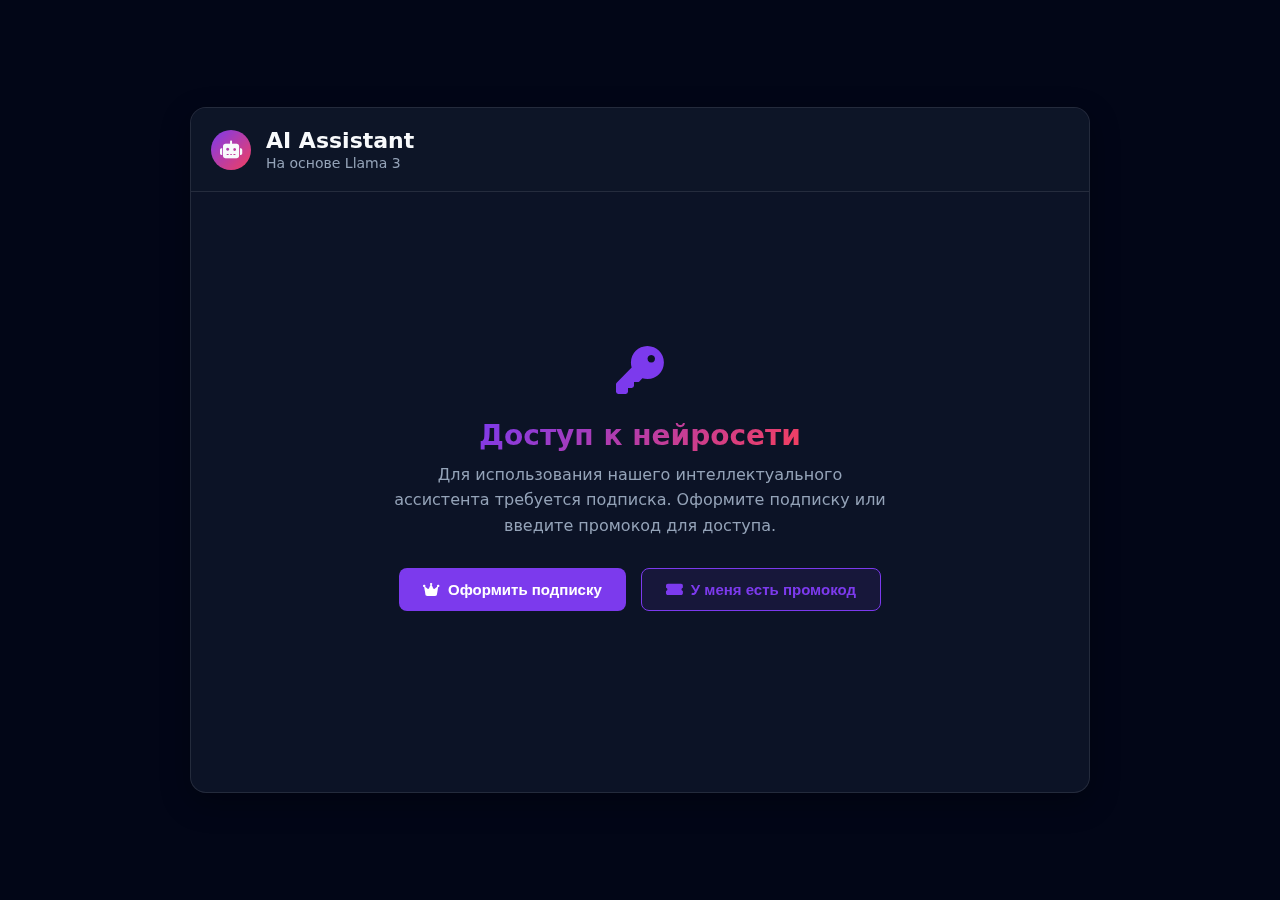
<file: Inteleg.html>
<!DOCTYPE html>
<html lang="ru">
<head>
    <meta charset="UTF-8">
    <meta name="viewport" content="width=device-width, initial-scale=1.0">
    <title>AI Assistant | Чат с нейросетью</title>
    <link rel="stylesheet" href="https://cdnjs.cloudflare.com/ajax/libs/font-awesome/6.4.0/css/all.min.css">
    <style>
        :root {
            --primary: #7c3aed;
            --primary-dark: #6d28d9;
            --primary-light: #8b5cf6;
            --secondary: #f43f5e;
            --dark: #0f172a;
            --darker: #020617;
            --light: #f8fafc;
            --gray: #94a3b8;
            --dark-gray: #334155;
            --success: #10b981;
            --warning: #f59e0b;
            --error: #ef4444;
        }

        * {
            margin: 0;
            padding: 0;
            box-sizing: border-box;
        }

        body {
            font-family: 'Segoe UI', system-ui, -apple-system, sans-serif;
            background: var(--darker);
            color: var(--light);
            min-height: 100vh;
            display: flex;
            justify-content: center;
            align-items: center;
            padding: 20px;
        }

        .container {
            width: 100%;
            max-width: 900px;
            background: rgba(15, 23, 42, 0.8);
            border-radius: 16px;
            overflow: hidden;
            box-shadow: 0 10px 30px rgba(0, 0, 0, 0.3);
            backdrop-filter: blur(10px);
            border: 1px solid rgba(255, 255, 255, 0.1);
            transition: all 0.3s ease;
        }

        .header {
            padding: 20px;
            background: rgba(15, 23, 42, 0.6);
            border-bottom: 1px solid rgba(255, 255, 255, 0.1);
            display: flex;
            align-items: center;
            gap: 15px;
        }

        .header-icon {
            width: 40px;
            height: 40px;
            background: linear-gradient(135deg, var(--primary), var(--secondary));
            border-radius: 50%;
            display: flex;
            align-items: center;
            justify-content: center;
            font-size: 18px;
        }

        .header-title {
            font-size: 22px;
            font-weight: 600;
        }

        .header-subtitle {
            font-size: 14px;
            color: var(--gray);
            margin-top: 2px;
        }

        .content {
            display: flex;
            flex-direction: column;
            height: 600px;
        }

        .subscription-section {
            padding: 40px;
            display: flex;
            flex-direction: column;
            align-items: center;
            justify-content: center;
            text-align: center;
            height: 100%;
        }

        .subscription-icon {
            font-size: 48px;
            color: var(--primary);
            margin-bottom: 20px;
        }

        .subscription-title {
            font-size: 28px;
            font-weight: 700;
            margin-bottom: 10px;
            background: linear-gradient(135deg, var(--primary), var(--secondary));
            -webkit-background-clip: text;
            -webkit-text-fill-color: transparent;
            background-clip: text;
        }

        .subscription-description {
            color: var(--gray);
            margin-bottom: 30px;
            max-width: 500px;
            line-height: 1.6;
        }

        .subscription-buttons {
            display: flex;
            gap: 15px;
            margin-bottom: 30px;
            flex-wrap: wrap;
            justify-content: center;
        }

        .btn {
            padding: 12px 24px;
            border-radius: 8px;
            font-weight: 600;
            cursor: pointer;
            transition: all 0.2s ease;
            display: inline-flex;
            align-items: center;
            gap: 8px;
            border: none;
            font-size: 15px;
        }

        .btn-primary {
            background: var(--primary);
            color: white;
        }

        .btn-primary:hover {
            background: var(--primary-dark);
            transform: translateY(-2px);
            box-shadow: 0 5px 15px rgba(124, 58, 237, 0.3);
        }

        .btn-secondary {
            background: rgba(124, 58, 237, 0.1);
            color: var(--primary);
            border: 1px solid var(--primary);
        }

        .btn-secondary:hover {
            background: rgba(124, 58, 237, 0.2);
        }

        .promocode-container {
            width: 100%;
            max-width: 400px;
            margin-top: 20px;
            display: none;
        }

        .promocode-container.active {
            display: block;
            animation: fadeIn 0.3s ease;
        }

        .promocode-input {
            display: flex;
            gap: 10px;
            width: 100%;
        }

        .promocode-input input {
            flex: 1;
            padding: 12px 16px;
            background: rgba(255, 255, 255, 0.05);
            border: 1px solid rgba(255, 255, 255, 0.1);
            border-radius: 8px;
            color: white;
            font-size: 15px;
            outline: none;
            transition: all 0.2s ease;
        }

        .promocode-input input:focus {
            border-color: var(--primary);
            box-shadow: 0 0 0 3px rgba(124, 58, 237, 0.3);
        }

        .promocode-input button {
            padding: 0 20px;
            background: var(--primary);
            color: white;
            border: none;
            border-radius: 8px;
            font-weight: 600;
            cursor: pointer;
            transition: all 0.2s ease;
        }

        .promocode-input button:hover {
            background: var(--primary-dark);
        }

        .chat-section {
            display: none;
            flex-direction: column;
            height: 100%;
        }

        .chat-section.active {
            display: flex;
        }

        .chat-messages {
            flex: 1;
            padding: 20px;
            overflow-y: auto;
            display: flex;
            flex-direction: column;
            gap: 15px;
        }

        .message {
            max-width: 80%;
            padding: 12px 16px;
            border-radius: 12px;
            line-height: 1.5;
            position: relative;
            animation: fadeIn 0.3s ease;
        }

        .bot-message {
            align-self: flex-start;
            background: rgba(255, 255, 255, 0.05);
            border-bottom-left-radius: 4px;
            border: 1px solid rgba(255, 255, 255, 0.1);
        }

        .user-message {
            align-self: flex-end;
            background: linear-gradient(135deg, var(--primary), var(--primary-dark));
            color: white;
            border-bottom-right-radius: 4px;
        }

        .typing-indicator {
            display: inline-flex;
            gap: 5px;
            align-items: center;
            color: var(--gray);
            font-style: italic;
        }

        .typing-dot {
            width: 8px;
            height: 8px;
            background: var(--gray);
            border-radius: 50%;
            animation: typingAnimation 1.4s infinite ease-in-out;
        }

        .typing-dot:nth-child(1) {
            animation-delay: 0s;
        }

        .typing-dot:nth-child(2) {
            animation-delay: 0.2s;
        }

        .typing-dot:nth-child(3) {
            animation-delay: 0.4s;
        }

        .chat-input-container {
            padding: 15px 20px;
            border-top: 1px solid rgba(255, 255, 255, 0.1);
            display: flex;
            gap: 10px;
            background: rgba(15, 23, 42, 0.6);
        }

        .chat-input {
            flex: 1;
            padding: 12px 16px;
            background: rgba(255, 255, 255, 0.05);
            border: 1px solid rgba(255, 255, 255, 0.1);
            border-radius: 8px;
            color: white;
            font-size: 15px;
            outline: none;
            transition: all 0.2s ease;
        }

        .chat-input:focus {
            border-color: var(--primary);
            box-shadow: 0 0 0 3px rgba(124, 58, 237, 0.3);
        }

        .send-button {
            width: 48px;
            height: 48px;
            background: var(--primary);
            color: white;
            border: none;
            border-radius: 8px;
            cursor: pointer;
            display: flex;
            align-items: center;
            justify-content: center;
            transition: all 0.2s ease;
        }

        .send-button:hover {
            background: var(--primary-dark);
            transform: translateY(-2px);
        }

        .send-button i {
            font-size: 18px;
        }

        @keyframes fadeIn {
            from { opacity: 0; transform: translateY(10px); }
            to { opacity: 1; transform: translateY(0); }
        }

        @keyframes typingAnimation {
            0%, 60%, 100% { transform: translateY(0); }
            30% { transform: translateY(-5px); }
        }

        .alert {
            position: fixed;
            top: 20px;
            left: 50%;
            transform: translateX(-50%);
            padding: 12px 20px;
            border-radius: 8px;
            font-weight: 500;
            display: flex;
            align-items: center;
            gap: 10px;
            z-index: 1000;
            box-shadow: 0 5px 15px rgba(0, 0, 0, 0.2);
            animation: fadeIn 0.3s ease;
        }

        .alert-success {
            background: var(--success);
            color: white;
        }

        .alert-error {
            background: var(--error);
            color: white;
        }

        @media (max-width: 768px) {
            .container {
                border-radius: 12px;
            }
            
            .content {
                height: 500px;
            }
            
            .subscription-section {
                padding: 30px 20px;
            }
            
            .subscription-title {
                font-size: 24px;
            }
            
            .subscription-buttons {
                flex-direction: column;
                width: 100%;
            }
            
            .btn {
                width: 100%;
                justify-content: center;
            }
            
            .promocode-input {
                flex-direction: column;
            }
            
            .promocode-input button {
                padding: 12px;
            }
        }

        @media (max-width: 480px) {
            body {
                padding: 10px;
            }
            
            .header {
                padding: 15px;
            }
            
            .header-title {
                font-size: 18px;
            }
            
            .message {
                max-width: 90%;
            }
        }
    </style>
</head>
<body>
    <div class="container">
        <div class="header">
            <div class="header-icon">
                <i class="fas fa-robot"></i>
            </div>
            <div>
                <div class="header-title">AI Assistant</div>
                <div class="header-subtitle">На основе Llama 3</div>
            </div>
        </div>
        
        <div class="content">
            <div id="subscription-section" class="subscription-section">
                <div class="subscription-icon">
                    <i class="fas fa-key"></i>
                </div>
                <h1 class="subscription-title">Доступ к нейросети</h1>
                <p class="subscription-description">
                    Для использования нашего интеллектуального ассистента требуется подписка. 
                    Оформите подписку или введите промокод для доступа.
                </p>
                
                <div class="subscription-buttons">
                    <button id="subscribe-button" class="btn btn-primary">
                        <i class="fas fa-crown"></i> Оформить подписку
                    </button>
                    <button id="promocode-button" class="btn btn-secondary">
                        <i class="fas fa-ticket-alt"></i> У меня есть промокод
                    </button>
                </div>
                
                <div id="promocode-container" class="promocode-container">
                    <div class="promocode-input">
                        <input type="text" id="promocode-text" placeholder="Введите промокод">
                        <button id="submit-promocode">
                            <i class="fas fa-check"></i>
                        </button>
                    </div>
                </div>
            </div>
            
            <div id="chat-section" class="chat-section">
                <div class="chat-messages" id="chat-messages">
                    <div class="message bot-message">
                        Привет! Я ваш AI ассистент на основе Llama 3. Чем могу помочь?
                    </div>
                </div>
                
                <div class="chat-input-container">
                    <input type="text" id="message-input" class="chat-input" placeholder="Напишите сообщение...">
                    <button id="send-button" class="send-button">
                        <i class="fas fa-paper-plane"></i>
                    </button>
                </div>
            </div>
        </div>
    </div>

    <script>
        // Конфигурация API
        const API_KEY = "io-v2-eyJhbGciOiJSUzI1NiIsInR5cCI6IkpXVCJ9.eyJvd25lciI6Ijg2NTAyY2Q1LTJiYjEtNGUwOS05NDE4LTgyMGY3NmU0MDNiNiIsImV4cCI6NDkwNDk1NTk5NX0.ewq1ZHcwRYnq35nUA4nKBpBpUhBZQ-EMnxsm1zcD4hyl7TGWhd70ikdQGKnCmMsdOWunAgHFDX3878pLpT2QJw";
        const API_URL = "https://api.intelligence.io.solutions/api/v1/chat/completions";

        // Проверяем подписку
        const hasSubscription = localStorage.getItem('hasSubscription') === 'true';
        
        // Элементы DOM
        const subscriptionSection = document.getElementById('subscription-section');
        const chatSection = document.getElementById('chat-section');
        const subscribeButton = document.getElementById('subscribe-button');
        const promocodeButton = document.getElementById('promocode-button');
        const promocodeContainer = document.getElementById('promocode-container');
        const promocodeText = document.getElementById('promocode-text');
        const submitPromocode = document.getElementById('submit-promocode');
        const chatMessages = document.getElementById('chat-messages');
        const messageInput = document.getElementById('message-input');
        const sendButton = document.getElementById('send-button');
        
        // Инициализация интерфейса
        if (hasSubscription) {
            subscriptionSection.style.display = 'none';
            chatSection.classList.add('active');
        }
        
        // Обработчики событий
        promocodeButton.addEventListener('click', () => {
            promocodeContainer.classList.toggle('active');
        });
        
        submitPromocode.addEventListener('click', checkPromocode);
        promocodeText.addEventListener('keypress', (e) => {
            if (e.key === 'Enter') checkPromocode();
        });
        
        subscribeButton.addEventListener('click', () => {
            showAlert('В этом демо подписка имитируется. В реальном проекте подключите платежную систему.', 'success');
            // Имитация успешной подписки
            setTimeout(() => {
                localStorage.setItem('hasSubscription', 'true');
                subscriptionSection.style.display = 'none';
                chatSection.classList.add('active');
                showAlert('Подписка активирована! Теперь вы можете общаться с нейросетью.', 'success');
            }, 1500);
        });
        
        sendButton.addEventListener('click', sendMessage);
        messageInput.addEventListener('keypress', (e) => {
            if (e.key === 'Enter') sendMessage();
        });
        
        // Функции
        function checkPromocode() {
            const promocode = promocodeText.value.trim().toUpperCase();
            if (promocode === 'GFR-2025') {
                localStorage.setItem('hasSubscription', 'true');
                subscriptionSection.style.display = 'none';
                chatSection.classList.add('active');
                showAlert('🎉 Промокод активирован! Теперь у вас есть доступ к нейросети.', 'success');
            } else {
                showAlert('❌ Неверный промокод. Попробуйте еще раз или оформите подписку.', 'error');
            }
        }
        
        async function sendMessage() {
            const message = messageInput.value.trim();
            if (!message) return;
            
            // Добавляем сообщение пользователя
            addMessageToChat(message, 'user');
            messageInput.value = '';
            
            // Индикатор набора сообщения
            const typingMessage = addTypingIndicator();
            
            try {
                // Определяем тип запроса (общий/конкретный)
                const isGeneralQuestion = message.toLowerCase().includes("как") || 
                                         message.toLowerCase().includes("что") || 
                                         message.toLowerCase().includes("почему") ||
                                         message.length < 15;
                
                let botResponse;
                
                if (isGeneralQuestion) {
                    // Для общих вопросов используем API
                    const response = await fetch(API_URL, {
                        method: 'POST',
                        headers: {
                            'Content-Type': 'application/json',
                            'Authorization': `Bearer ${API_KEY}`
                        },
                        body: JSON.stringify({
                            "model": "meta-llama/Llama-3.3-70B-Instruct",
                            "messages": [
                                {"role": "system", "content": "You are a helpful assistant that responds in Russian"},
                                {"role": "user", "content": message}
                            ]
                        })
                    });
                    
                    if (!response.ok) {
                        throw new Error(`HTTP error! status: ${response.status}`);
                    }
                    
                    const data = await response.json();
                    
                    if (data.choices && data.choices.length > 0) {
                        botResponse = data.choices[0].message.content;
                        if (botResponse.includes('</think>\n\n')) {
                            botResponse = botResponse.split('</think>\n\n')[1];
                        }
                    } else {
                        botResponse = "Не удалось получить ответ от нейросети. Попробуйте еще раз.";
                    }
                } else {
                    // Для конкретных вопросов - предопределенные ответы
                    botResponse = generateSmartResponse(message);
                }
                
                // Удаляем индикатор и показываем ответ
                typingMessage.remove();
                addMessageToChat(botResponse.trim(), 'bot');
                
            } catch (error) {
                typingMessage.remove();
                // Если API не работает, используем локальные ответы
                const fallbackResponse = generateSmartResponse(message);
                addMessageToChat(fallbackResponse, 'bot');
                console.error('Ошибка API:', error);
            }
        }
        
        function generateSmartResponse(userMessage) {
            const lowerMessage = userMessage.toLowerCase();
            
            // Ответы на приветствия
            if (/привет|здравствуй|добрый|hello|hi/i.test(lowerMessage)) {
                return "Привет! Я ваш виртуальный помощник. Чем могу помочь?";
            }
            
            // Ответы на вопросы о возможностях
            if (/что ты умеешь|твои функции|возможности/i.test(lowerMessage)) {
                return "Я могу отвечать на вопросы, помогать с информацией, давать советы и объяснять сложные понятия простыми словами. Спросите меня о чем угодно!";
            }
            
            // Ответы на технические вопросы
            if (/html|css|javascript|программир|код/i.test(lowerMessage)) {
                const techAnswers = [
                    "В HTML5 семантическая разметка важна для SEO. Используйте теги <header>, <section>, <article>.",
                    "CSS Grid и Flexbox - современные способы верстки. Grid для двумерных, Flexbox для одномерных layouts.",
                    "JavaScript асинхронность можно обрабатывать через async/await, что делает код чище чем промисы."
                ];
                return techAnswers[Math.floor(Math.random() * techAnswers.length)];
            }
            
            // Ответы на личные вопросы
            if (/как дела|как ты|настроение/i.test(lowerMessage)) {
                return "У меня всегда отличное настроение! Я здесь, чтобы помочь вам. Как ваши дела?";
            }
            
            // Ответы на вопросы о времени/дате
            if (/который час|сколько времени|дата|число/i.test(lowerMessage)) {
                const now = new Date();
                return `Сейчас ${now.toLocaleTimeString()}, ${now.toLocaleDateString('ru-RU', { 
                    weekday: 'long', 
                    year: 'numeric', 
                    month: 'long', 
                    day: 'numeric' 
                })}`;
            }
            
            // Ответы на сложные вопросы
            if (/философ|смысл жизни/i.test(lowerMessage)) {
                return "Смысл жизни - субъективное понятие. Многие философы считают, что он в самом поиске смысла, развитии и помощи другим.";
            }
            
            // Общий интеллектуальный ответ
            const generalAnswers = [
                "Интересный вопрос! Если говорить кратко, то это зависит от контекста и конкретных условий.",
                "Чтобы дать точный ответ, мне нужно больше деталей. Можете уточнить ваш вопрос?",
                "На этот счет есть разные мнения. С научной точки зрения можно сказать, что...",
                "Это сложный вопрос, но я постараюсь объяснить просто: суть в том, что...",
                "Позвольте я отвечу вам цитатой одного умного человека: 'Важно не знать все ответы, а задавать правильные вопросы'."
            ];
            
            return generalAnswers[Math.floor(Math.random() * generalAnswers.length)];
        }
        
        function addMessageToChat(text, sender) {
            const messageElement = document.createElement('div');
            messageElement.classList.add('message');
            messageElement.classList.add(sender === 'user' ? 'user-message' : 'bot-message');
            messageElement.textContent = text;
            chatMessages.appendChild(messageElement);
            chatMessages.scrollTop = chatMessages.scrollHeight;
            return messageElement;
        }
        
        function addTypingIndicator() {
            const typingElement = document.createElement('div');
            typingElement.classList.add('message', 'bot-message');
            
            const typingText = document.createElement('div');
            typingText.classList.add('typing-indicator');
            typingText.innerHTML = `
                Нейросеть печатает
                <span class="typing-dot"></span>
                <span class="typing-dot"></span>
                <span class="typing-dot"></span>
            `;
            
            typingElement.appendChild(typingText);
            chatMessages.appendChild(typingElement);
            chatMessages.scrollTop = chatMessages.scrollHeight;
            
            return typingElement;
        }
        
        function showAlert(message, type) {
            const alert = document.createElement('div');
            alert.classList.add('alert', `alert-${type}`);
            alert.innerHTML = `
                <i class="fas ${type === 'success' ? 'fa-check-circle' : 'fa-exclamation-circle'}"></i>
                ${message}
            `;
            
            document.body.appendChild(alert);
            
            setTimeout(() => {
                alert.style.opacity = '0';
                setTimeout(() => alert.remove(), 300);
            }, 3000);
        }
    </script>
</body>
</html>
</file>
